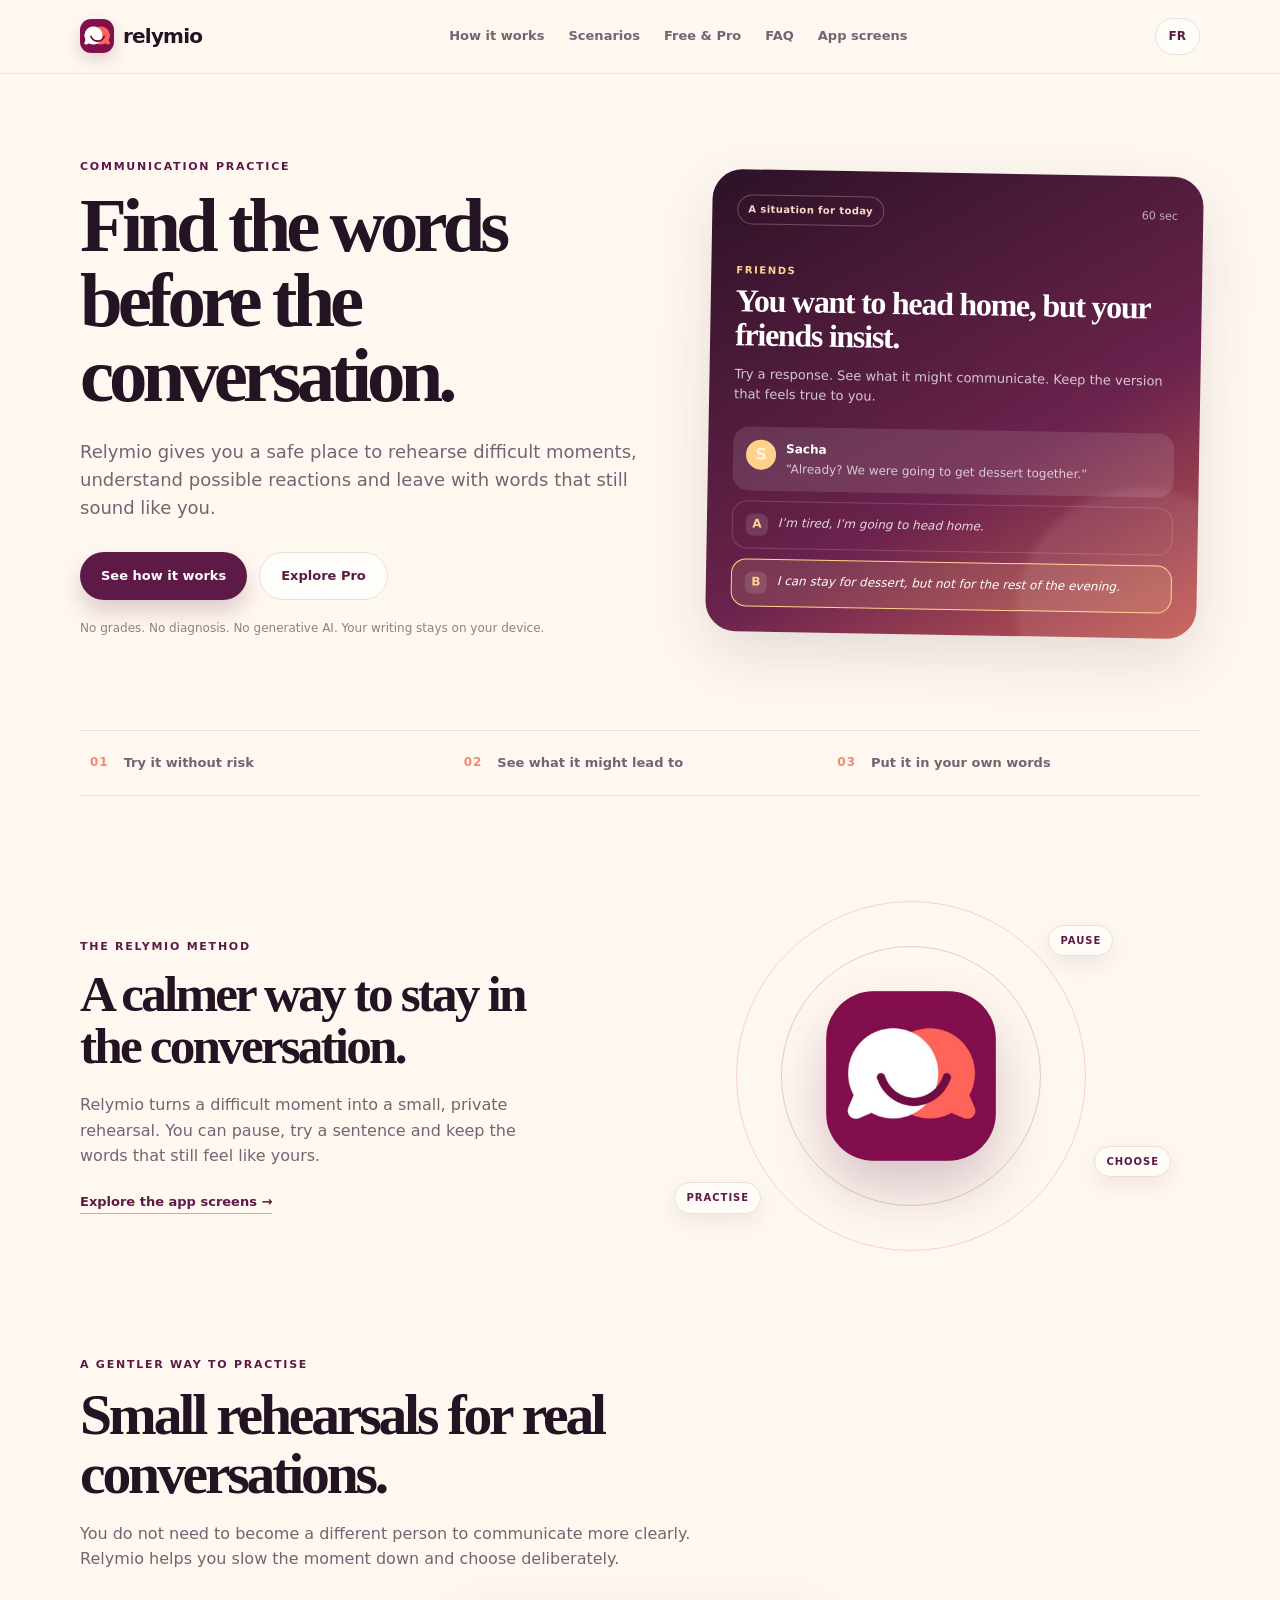
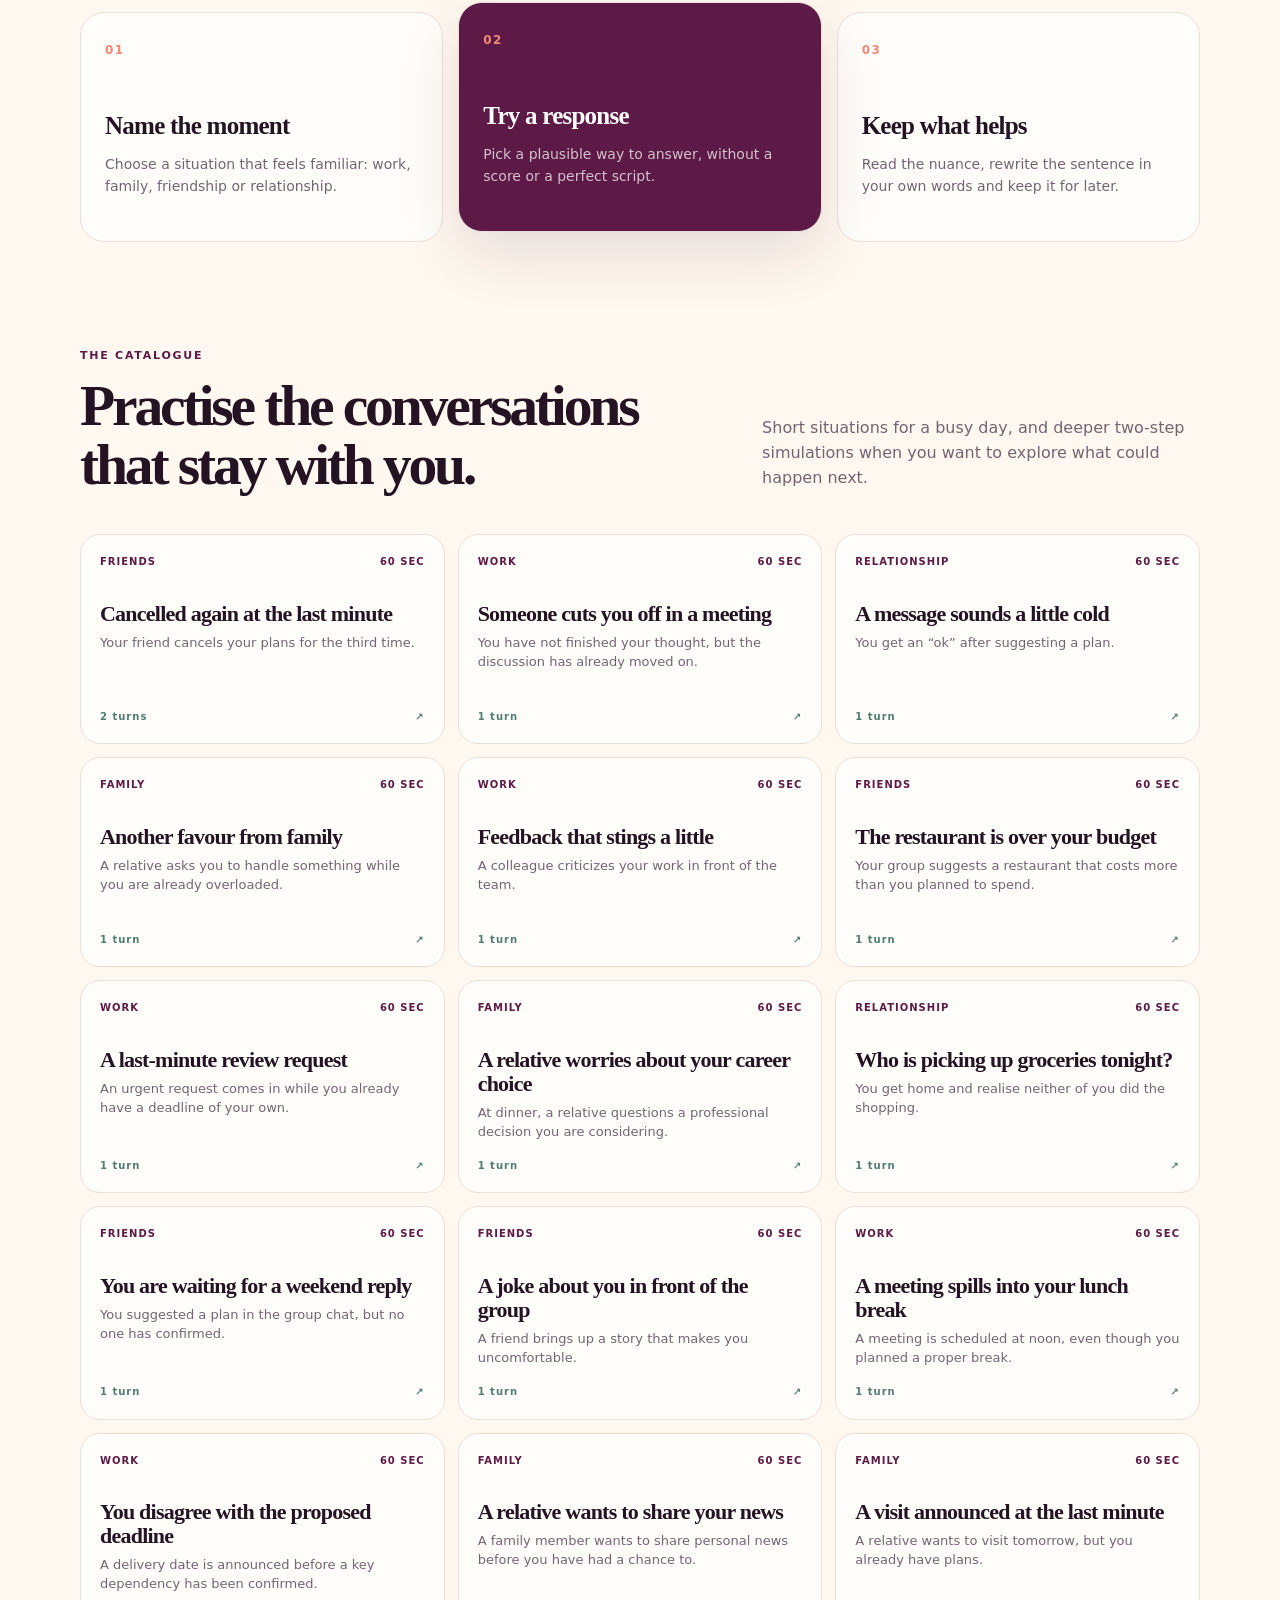
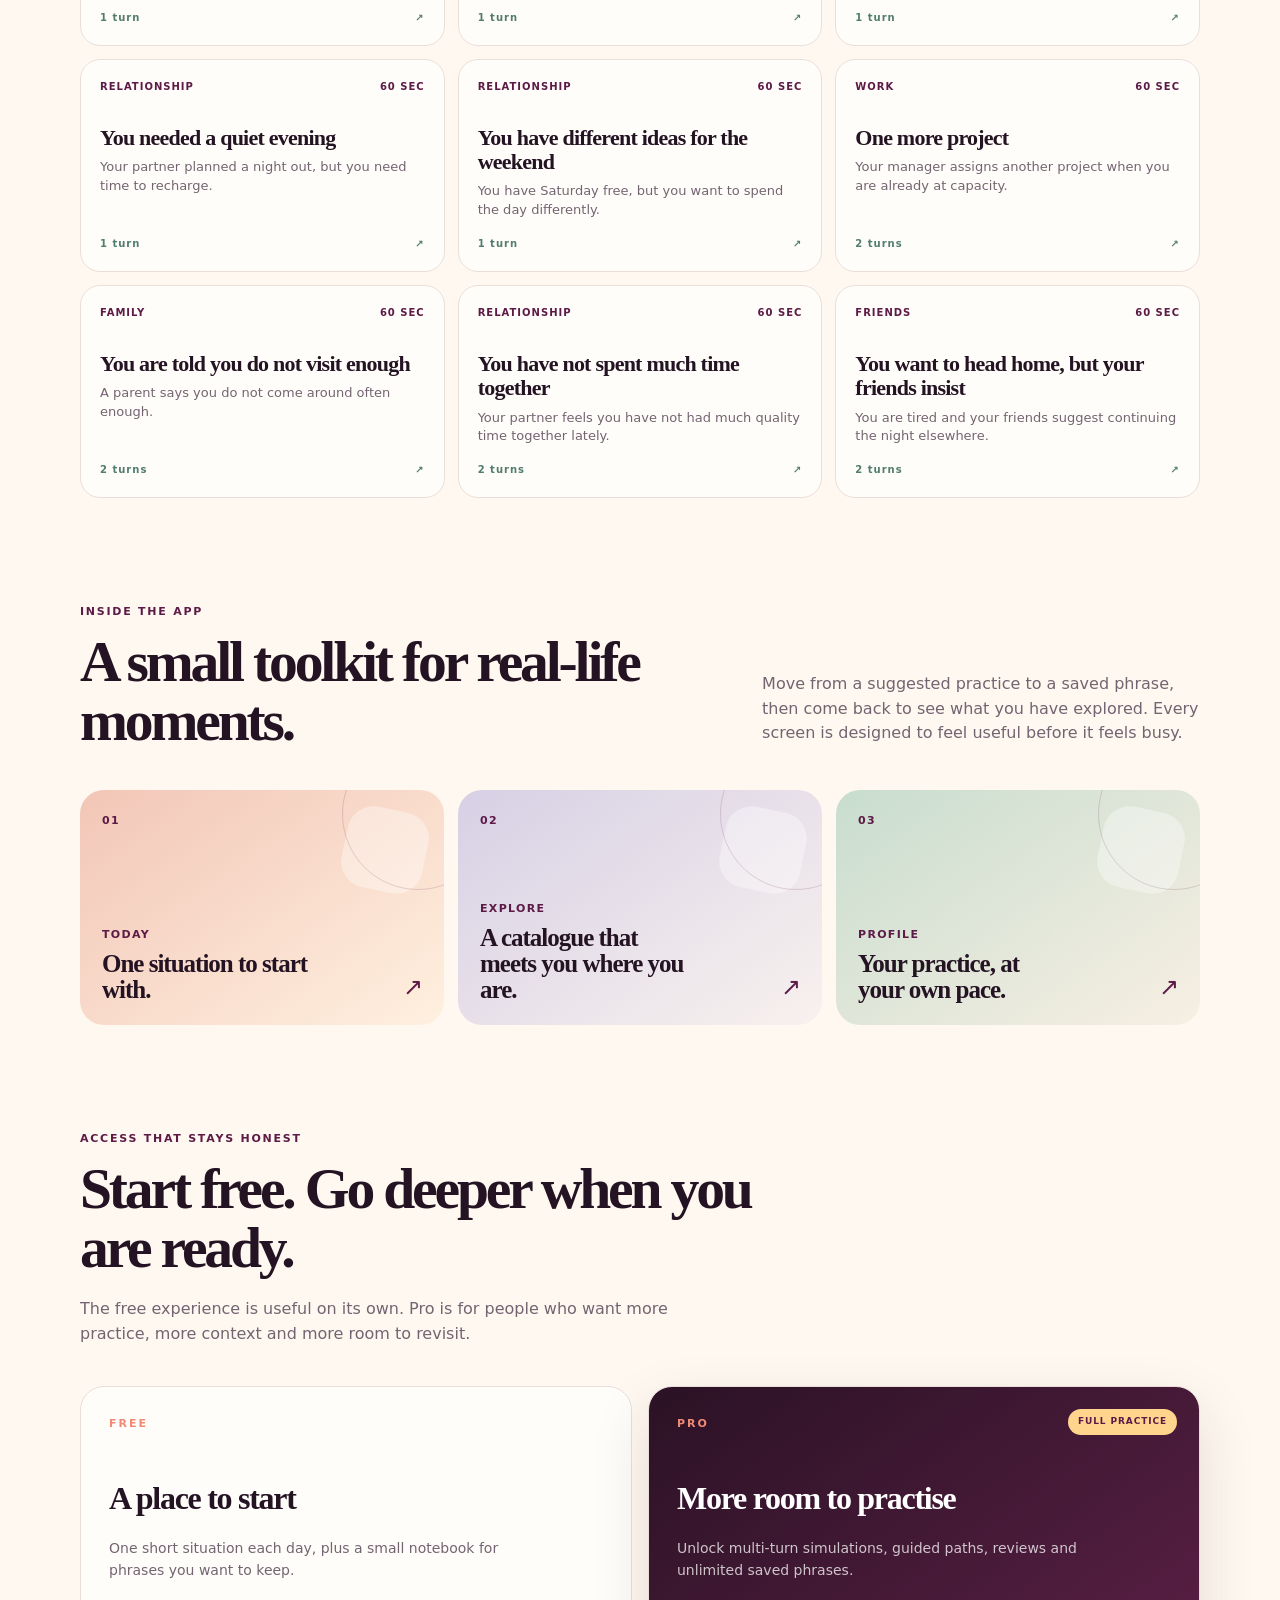
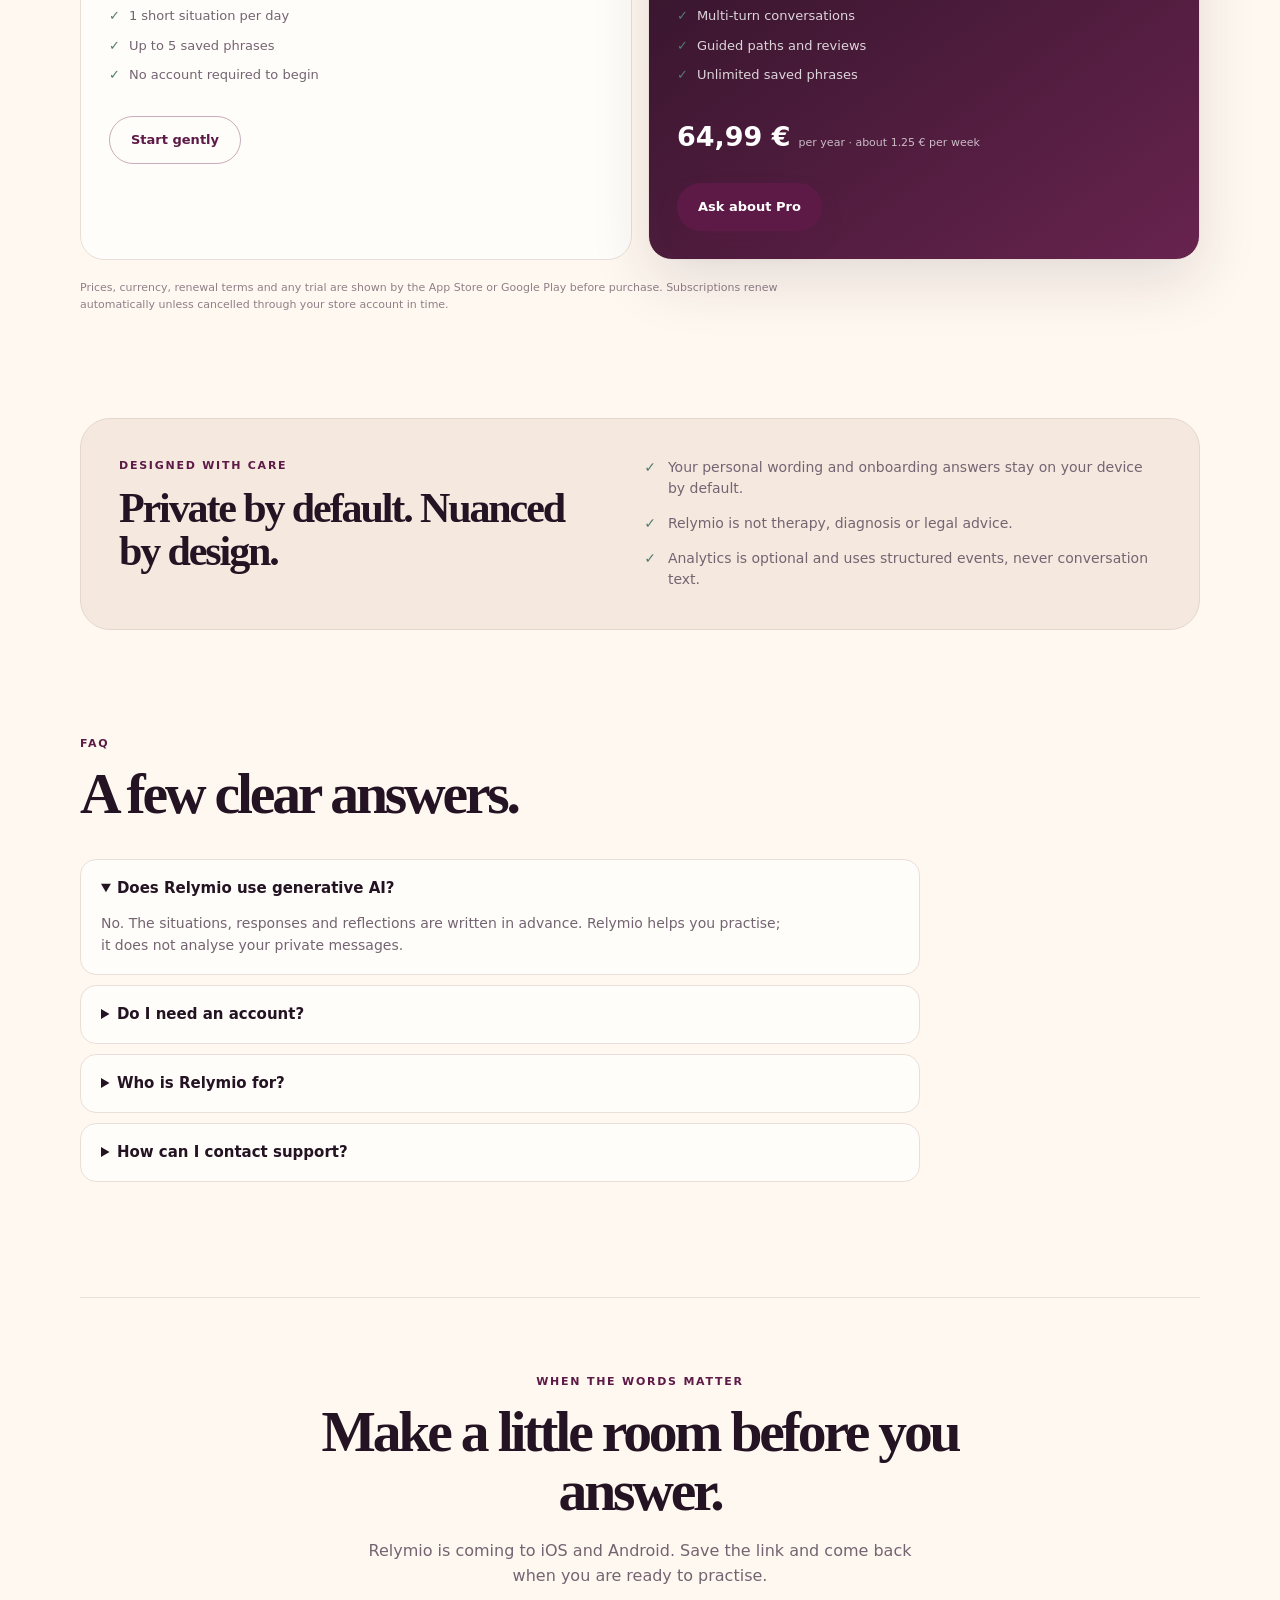
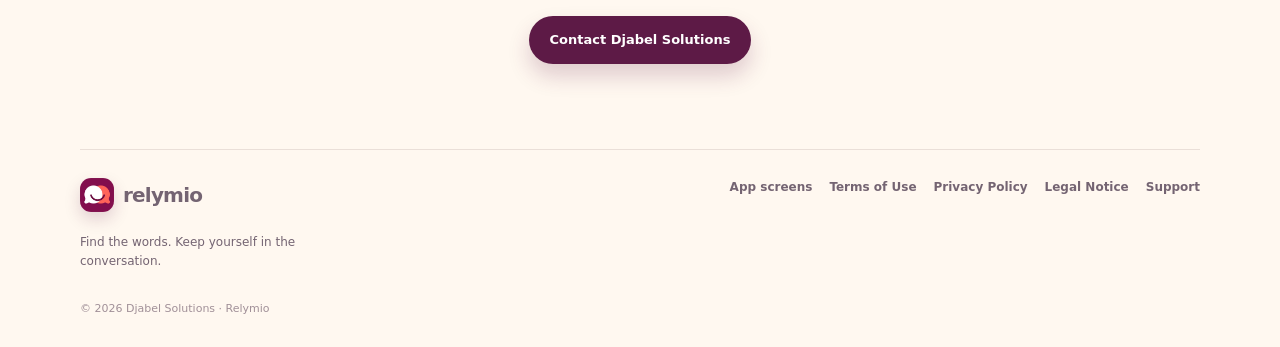
<file: index.html>
<!doctype html>
<html lang="en">
  <head>
    <meta charset="utf-8" />
    <meta name="viewport" content="width=device-width, initial-scale=1" />
    <meta name="theme-color" content="#241323" />
    <meta name="description" content="Relymio helps you practise difficult conversations, find your words and set boundaries." />
    <link rel="icon" type="image/png" href="./assets/relymio-logo.png" />
    <title>Relymio — Find the words</title>
    <link rel="stylesheet" href="./styles.css" />
    <link rel="stylesheet" href="./enhancements.css" />
  </head>
  <body data-site-page="home">
    <header class="site-header">
      <a class="brand" href="#top" aria-label="Relymio home"><img class="brand-logo" src="./assets/relymio-logo.png" alt="" /><span>relymio</span></a>
      <nav class="nav-links" aria-label="Primary navigation">
        <a href="#how" data-i18n="nav.how">How it works</a>
        <a href="#scenarios" data-i18n="nav.scenarios">Scenarios</a>
        <a href="#plans" data-i18n="nav.plans">Free & Pro</a>
        <a href="#faq" data-i18n="nav.faq">FAQ</a>
        <a href="./screens.html" data-i18n="nav.screens">App screens</a>
      </nav>
      <button class="language-toggle" type="button" data-language-toggle aria-label="Switch language">FR</button>
    </header>

    <main id="top">
      <section class="hero section-shell">
        <div class="hero-copy">
          <p class="eyebrow" data-i18n="hero.eyebrow">COMMUNICATION PRACTICE</p>
          <h1 data-i18n="hero.title">Find the words before the conversation.</h1>
          <p class="hero-lede" data-i18n="hero.lede">Relymio gives you a safe place to rehearse difficult moments, understand possible reactions and leave with words that still sound like you.</p>
          <div class="hero-actions">
            <a class="button button-primary" href="#how" data-i18n="hero.primary">See how it works</a>
            <a class="button button-quiet" href="#plans" data-i18n="hero.secondary">Explore Pro</a>
          </div>
          <p class="micro-note" data-i18n="hero.note">No grades. No diagnosis. No generative AI. Your writing stays on your device.</p>
        </div>
        <div class="hero-card" aria-label="A Relymio practice preview">
          <div class="hero-card-top"><span class="pill" data-i18n="hero.card.pill">A situation for today</span><span class="card-time">60 sec</span></div>
          <p class="card-context" data-i18n="hero.card.context">FRIENDS</p>
          <h2 data-i18n="hero.card.title">You want to head home, but your friends insist.</h2>
          <p data-i18n="hero.card.body">Try a response. See what it might communicate. Keep the version that feels true to you.</p>
          <div class="practice-line"><span class="avatar">S</span><div><strong>Sacha</strong><span data-i18n="hero.card.quote">“Already? We were going to get dessert together.”</span></div></div>
          <div class="fake-option"><span>A</span><em data-i18n="hero.card.option">I’m tired, I’m going to head home.</em></div>
          <div class="fake-option selected"><span>B</span><em data-i18n="hero.card.option2">I can stay for dessert, but not for the rest of the evening.</em></div>
          <div class="card-shine" aria-hidden="true"></div>
        </div>
      </section>

      <section class="proof-strip section-shell" aria-label="Relymio principles">
        <div><strong>01</strong><span data-i18n="principles.one">Try it without risk</span></div>
        <div><strong>02</strong><span data-i18n="principles.two">See what it might lead to</span></div>
        <div><strong>03</strong><span data-i18n="principles.three">Put it in your own words</span></div>
      </section>

      <section class="section-shell brand-intro-section">
        <div class="brand-intro-copy"><p class="eyebrow" data-i18n="brand.eyebrow">THE RELYMIO METHOD</p><h2 data-i18n="brand.title">A calmer way to stay in the conversation.</h2><p data-i18n="brand.body">Relymio turns a difficult moment into a small, private rehearsal. You can pause, try a sentence and keep the words that still feel like yours.</p><a class="text-link" href="./screens.html" data-i18n="brand.link">Explore the app screens →</a></div>
        <div class="brand-orbit" aria-label="Relymio logo and product principles"><div class="orbit-ring orbit-ring-one"></div><div class="orbit-ring orbit-ring-two"></div><img src="./assets/relymio-logo.png" alt="Relymio" /><span class="orbit-label orbit-label-one" data-i18n="brand.orbit.one">pause</span><span class="orbit-label orbit-label-two" data-i18n="brand.orbit.two">practise</span><span class="orbit-label orbit-label-three" data-i18n="brand.orbit.three">choose</span></div>
      </section>

      <section class="section-shell section-block" id="how">
        <div class="section-intro"><p class="eyebrow" data-i18n="how.eyebrow">A GENTLER WAY TO PRACTISE</p><h2 data-i18n="how.title">Small rehearsals for real conversations.</h2><p data-i18n="how.lede">You do not need to become a different person to communicate more clearly. Relymio helps you slow the moment down and choose deliberately.</p></div>
        <div class="steps-grid">
          <article class="step-card"><span class="step-number">01</span><h3 data-i18n="how.step1.title">Name the moment</h3><p data-i18n="how.step1.body">Choose a situation that feels familiar: work, family, friendship or relationship.</p></article>
          <article class="step-card featured-step"><span class="step-number">02</span><h3 data-i18n="how.step2.title">Try a response</h3><p data-i18n="how.step2.body">Pick a plausible way to answer, without a score or a perfect script.</p></article>
          <article class="step-card"><span class="step-number">03</span><h3 data-i18n="how.step3.title">Keep what helps</h3><p data-i18n="how.step3.body">Read the nuance, rewrite the sentence in your own words and keep it for later.</p></article>
        </div>
      </section>

      <section class="section-shell section-block scenario-section" id="scenarios">
        <div class="section-intro split-intro"><div><p class="eyebrow" data-i18n="scenarios.eyebrow">THE CATALOGUE</p><h2 data-i18n="scenarios.title">Practise the conversations that stay with you.</h2></div><p data-i18n="scenarios.lede">Short situations for a busy day, and deeper two-step simulations when you want to explore what could happen next.</p></div>
        <div class="scenario-grid" data-scenario-grid></div>
      </section>

      <section class="section-shell section-block app-preview-section">
        <div class="section-intro split-intro"><div><p class="eyebrow" data-i18n="preview.eyebrow">INSIDE THE APP</p><h2 data-i18n="preview.title">A small toolkit for real-life moments.</h2></div><p data-i18n="preview.lede">Move from a suggested practice to a saved phrase, then come back to see what you have explored. Every screen is designed to feel useful before it feels busy.</p></div>
        <div class="app-preview-grid"><a class="app-preview-card preview-home" href="./screens.html"><span class="preview-number">01</span><span class="preview-label" data-i18n="preview.home.label">Today</span><strong data-i18n="preview.home.body">One situation to start with.</strong><span class="preview-arrow">↗</span></a><a class="app-preview-card preview-explore" href="./screens.html"><span class="preview-number">02</span><span class="preview-label" data-i18n="preview.explore.label">Explore</span><strong data-i18n="preview.explore.body">A catalogue that meets you where you are.</strong><span class="preview-arrow">↗</span></a><a class="app-preview-card preview-profile" href="./screens.html"><span class="preview-number">03</span><span class="preview-label" data-i18n="preview.profile.label">Profile</span><strong data-i18n="preview.profile.body">Your practice, at your own pace.</strong><span class="preview-arrow">↗</span></a></div>
      </section>

      <section class="section-shell section-block plans-section" id="plans">
        <div class="section-intro"><p class="eyebrow" data-i18n="plans.eyebrow">ACCESS THAT STAYS HONEST</p><h2 data-i18n="plans.title">Start free. Go deeper when you are ready.</h2><p data-i18n="plans.lede">The free experience is useful on its own. Pro is for people who want more practice, more context and more room to revisit.</p></div>
        <div class="plans-grid">
          <article class="plan-card"><p class="plan-kicker">FREE</p><h3 data-i18n="plans.free.title">A place to start</h3><p data-i18n="plans.free.body">One short situation each day, plus a small notebook for phrases you want to keep.</p><ul><li data-i18n="plans.free.item1">1 short situation per day</li><li data-i18n="plans.free.item2">Up to 5 saved phrases</li><li data-i18n="plans.free.item3">No account required to begin</li></ul><a class="button button-outline" href="#how" data-i18n="plans.free.cta">Start gently</a></article>
          <article class="plan-card pro-card"><span class="plan-badge" data-i18n="plans.pro.badge">FULL PRACTICE</span><p class="plan-kicker">PRO</p><h3 data-i18n="plans.pro.title">More room to practise</h3><p data-i18n="plans.pro.body">Unlock multi-turn simulations, guided paths, reviews and unlimited saved phrases.</p><ul><li data-i18n="plans.pro.item1">Multi-turn conversations</li><li data-i18n="plans.pro.item2">Guided paths and reviews</li><li data-i18n="plans.pro.item3">Unlimited saved phrases</li></ul><div class="plan-price"><strong>64,99 €</strong><span data-i18n="plans.pro.price">per year · about 1.25 € per week</span></div><a class="button button-primary" href="mailto:support@djabelsolutions.fr" data-i18n="plans.pro.cta">Ask about Pro</a></article>
        </div>
        <p class="legal-price-note" data-i18n="plans.legal">Prices, currency, renewal terms and any trial are shown by the App Store or Google Play before purchase. Subscriptions renew automatically unless cancelled through your store account in time.</p>
      </section>

      <section class="section-shell section-block safety-section">
        <div class="safety-card"><div><p class="eyebrow" data-i18n="safety.eyebrow">DESIGNED WITH CARE</p><h2 data-i18n="safety.title">Private by default. Nuanced by design.</h2></div><div class="safety-points"><p><span>✓</span><span data-i18n="safety.one">Your personal wording and onboarding answers stay on your device by default.</span></p><p><span>✓</span><span data-i18n="safety.two">Relymio is not therapy, diagnosis or legal advice.</span></p><p><span>✓</span><span data-i18n="safety.three">Analytics is optional and uses structured events, never conversation text.</span></p></div></div>
      </section>

      <section class="section-shell section-block faq-section" id="faq">
        <div class="section-intro"><p class="eyebrow">FAQ</p><h2 data-i18n="faq.title">A few clear answers.</h2></div>
        <div class="faq-grid"><details open><summary data-i18n="faq.q1">Does Relymio use generative AI?</summary><p data-i18n="faq.a1">No. The situations, responses and reflections are written in advance. Relymio helps you practise; it does not analyse your private messages.</p></details><details><summary data-i18n="faq.q2">Do I need an account?</summary><p data-i18n="faq.a2">No. You can start as a guest. An account may be added later for services that require it, but your local notebook remains local unless the product says otherwise.</p></details><details><summary data-i18n="faq.q3">Who is Relymio for?</summary><p data-i18n="faq.a3">Relymio is designed for adults who want to practise boundaries, clarity, assertiveness or staying grounded in difficult conversations.</p></details><details><summary data-i18n="faq.q4">How can I contact support?</summary><p><a href="mailto:support@djabelsolutions.fr">support@djabelsolutions.fr</a></p></details></div>
      </section>

      <section class="closing-cta section-shell"><p class="eyebrow" data-i18n="closing.eyebrow">WHEN THE WORDS MATTER</p><h2 data-i18n="closing.title">Make a little room before you answer.</h2><p data-i18n="closing.body">Relymio is coming to iOS and Android. Save the link and come back when you are ready to practise.</p><a class="button button-primary" href="mailto:support@djabelsolutions.fr" data-i18n="closing.cta">Contact Djabel Solutions</a></section>
    </main>

    <footer class="site-footer section-shell"><div class="footer-brand"><a class="brand" href="#top"><img class="brand-logo" src="./assets/relymio-logo.png" alt="" /><span>relymio</span></a><p data-i18n="footer.tagline">Find the words. Keep yourself in the conversation.</p></div><div class="footer-links"><a href="./screens.html" data-i18n="nav.screens">App screens</a><a href="./legal.html?doc=terms" data-i18n="footer.terms">Terms of Use</a><a href="./legal.html?doc=privacy" data-i18n="footer.privacy">Privacy Policy</a><a href="./legal.html?doc=notice" data-i18n="footer.notice">Legal Notice</a><a href="mailto:support@djabelsolutions.fr" data-i18n="footer.support">Support</a></div><p class="copyright">© 2026 Djabel Solutions · Relymio</p></footer>
    <script src="./site.js" defer></script>
  </body>
</html>
</file>
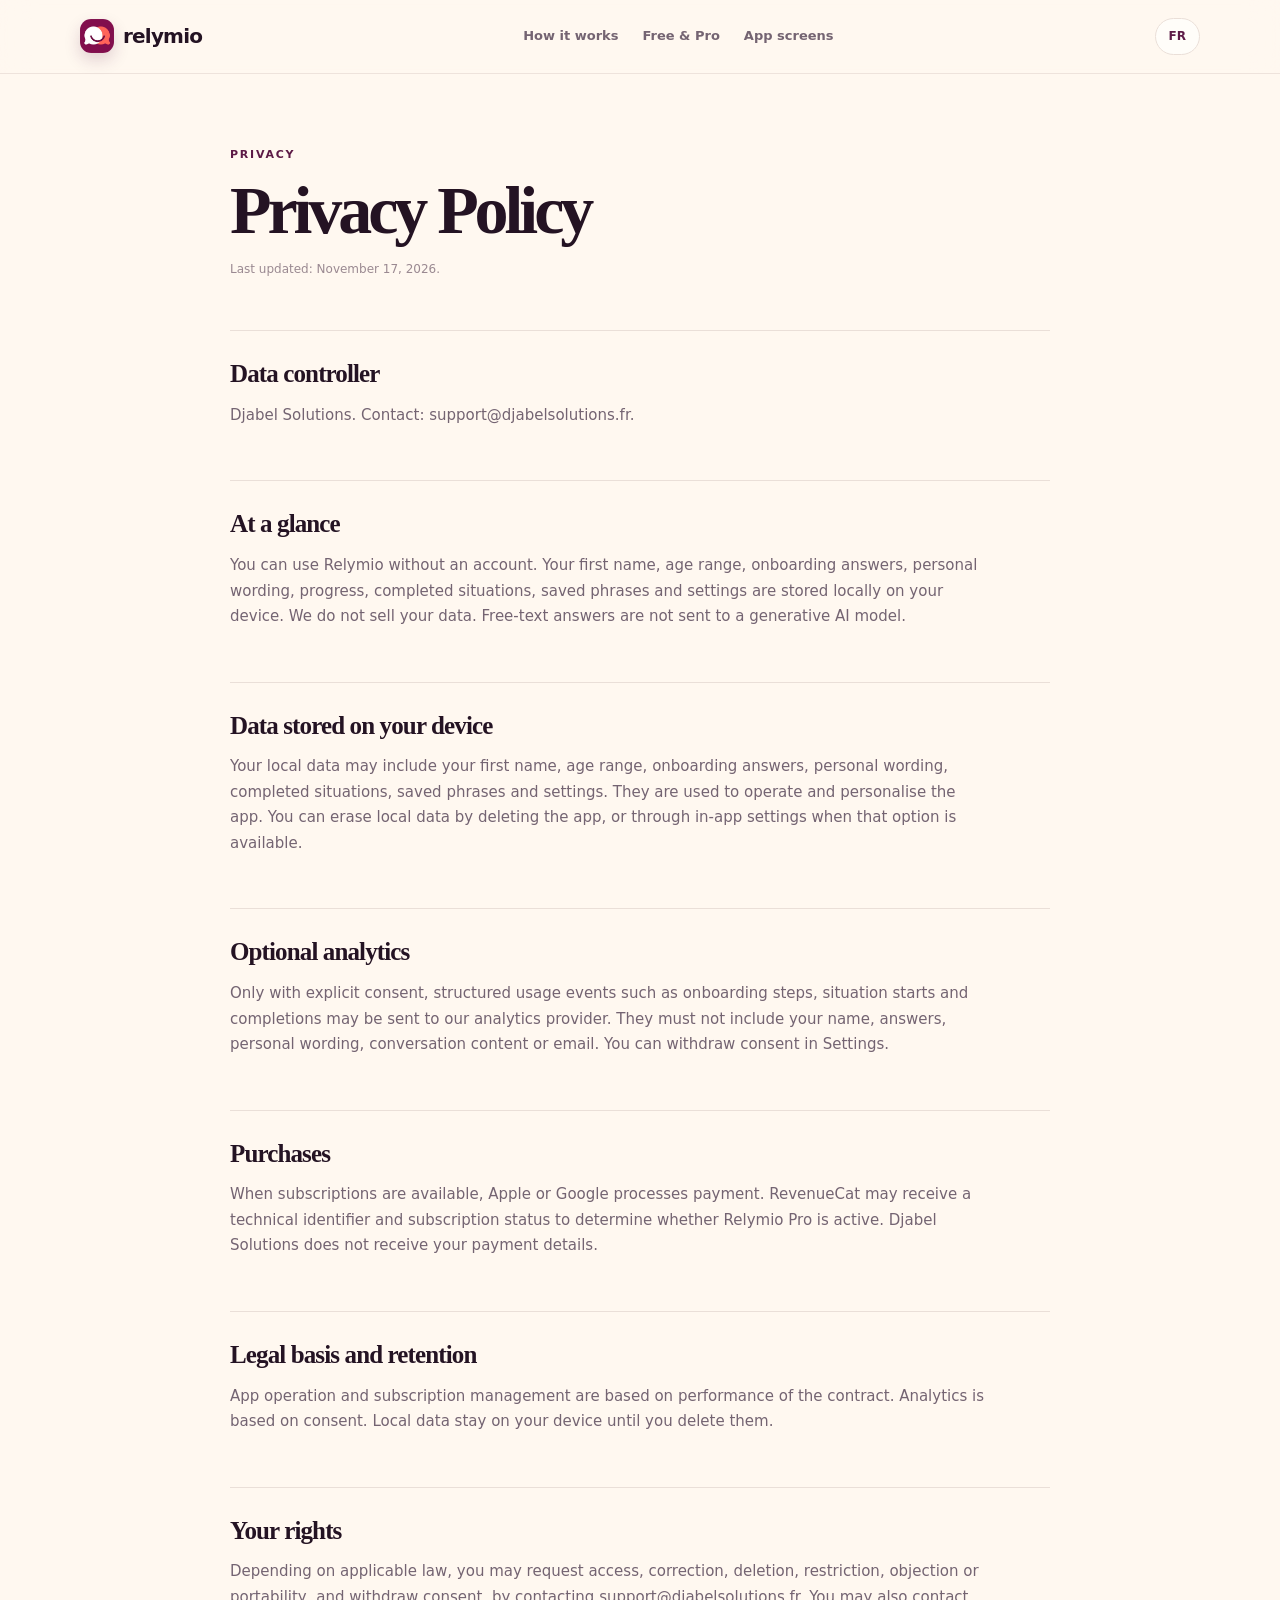
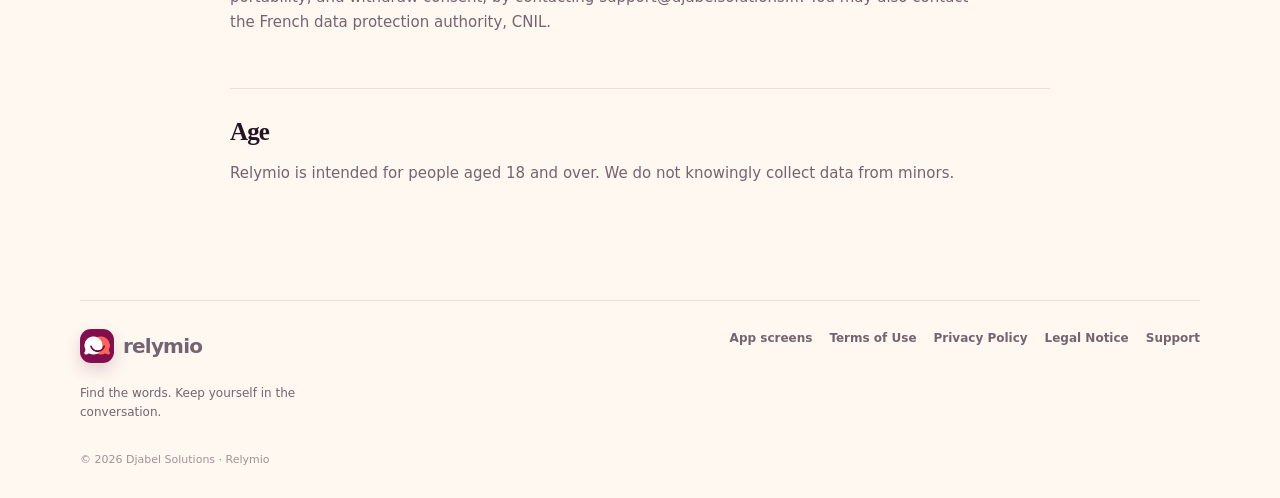
<file: legal.html>
<!doctype html>
<html lang="en"><head><meta charset="utf-8"><meta name="viewport" content="width=device-width,initial-scale=1"><meta name="theme-color" content="#241323"><link rel="icon" type="image/png" href="./assets/relymio-logo.png"><title>Relymio — Legal</title><link rel="stylesheet" href="./styles.css"><style>.legal-page{max-width:820px;padding-top:72px;padding-bottom:90px}.legal-page h1{margin:0;font-family:Georgia,serif;font-size:clamp(42px,6vw,68px);line-height:1;letter-spacing:-.06em}.legal-updated{margin:16px 0 52px;color:#9a8991;font-size:12px}.legal-body{display:grid;gap:28px}.legal-body section{padding:24px 0;border-top:1px solid var(--line)}.legal-body h2{margin:0 0 9px;font-family:Georgia,serif;font-size:25px;letter-spacing:-.035em}.legal-body p{max-width:760px;margin:0;color:var(--muted);font-size:15px;line-height:1.7}.legal-logo{width:34px;height:34px;border-radius:11px;object-fit:cover;box-shadow:0 7px 16px rgba(93,26,70,.18)}</style></head>
<body data-site-page="legal">
  <header class="site-header"><a class="brand" href="./index.html"><img class="legal-logo" src="./assets/relymio-logo.png" alt=""><span>relymio</span></a><nav class="nav-links"><a href="./index.html#how" data-i18n="nav.how">How it works</a><a href="./index.html#plans" data-i18n="nav.plans">Free & Pro</a><a href="./screens.html" data-i18n="nav.screens">App screens</a></nav><button class="language-toggle" type="button" data-language-toggle>FR</button></header>
  <main class="section-shell legal-page"><p class="eyebrow" data-legal-label>LEGAL</p><h1 data-legal-title>Privacy Policy</h1><p class="legal-updated" data-legal-updated>Last updated: November 17, 2026.</p><div class="legal-body" data-legal-body></div></main>
  <footer class="site-footer section-shell"><div class="footer-brand"><a class="brand" href="./index.html"><img class="legal-logo" src="./assets/relymio-logo.png" alt=""><span>relymio</span></a><p data-i18n="footer.tagline">Find the words. Keep yourself in the conversation.</p></div><div class="footer-links"><a href="./screens.html" data-i18n="nav.screens">App screens</a><a href="./legal.html?doc=terms" data-i18n="footer.terms">Terms of Use</a><a href="./legal.html?doc=privacy" data-i18n="footer.privacy">Privacy Policy</a><a href="./legal.html?doc=notice" data-i18n="footer.notice">Legal Notice</a><a href="mailto:support@djabelsolutions.fr" data-i18n="footer.support">Support</a></div><p class="copyright">© 2026 Djabel Solutions · Relymio</p></footer>
  <script src="./site.js" defer></script>
  <script>
  const LEGAL={
    en:{privacy:{label:'PRIVACY',title:'Privacy Policy',sections:[['Data controller','Djabel Solutions. Contact: support@djabelsolutions.fr.'],['At a glance','You can use Relymio without an account. Your first name, age range, onboarding answers, personal wording, progress, completed situations, saved phrases and settings are stored locally on your device. We do not sell your data. Free-text answers are not sent to a generative AI model.'],['Data stored on your device','Your local data may include your first name, age range, onboarding answers, personal wording, completed situations, saved phrases and settings. They are used to operate and personalise the app. You can erase local data by deleting the app, or through in-app settings when that option is available.'],['Optional analytics','Only with explicit consent, structured usage events such as onboarding steps, situation starts and completions may be sent to our analytics provider. They must not include your name, answers, personal wording, conversation content or email. You can withdraw consent in Settings.'],['Purchases','When subscriptions are available, Apple or Google processes payment. RevenueCat may receive a technical identifier and subscription status to determine whether Relymio Pro is active. Djabel Solutions does not receive your payment details.'],['Legal basis and retention','App operation and subscription management are based on performance of the contract. Analytics is based on consent. Local data stay on your device until you delete them.'],['Your rights','Depending on applicable law, you may request access, correction, deletion, restriction, objection or portability, and withdraw consent, by contacting support@djabelsolutions.fr. You may also contact the French data protection authority, CNIL.'],['Age','Relymio is intended for people aged 18 and over. We do not knowingly collect data from minors.']]},terms:{label:'TERMS',title:'Terms of Use',sections:[['1. Service','Relymio is a communication practice app. It provides pre-written situations, possible wording and reflections. The content is deterministic; the app does not use generative artificial intelligence. Relymio does not provide care, diagnosis, or medical, psychological or legal advice.'],['2. Eligibility and access','The app is intended for people aged 18 and over. You can use it as a guest. Free includes one short situation per day and up to five saved phrases. Pro includes multi-turn simulations, guided paths, reviews and unlimited saved phrases when offered in the store.'],['3. Subscription','The store displays the plan, price, currency, term, renewal and any trial before purchase; those store terms control. Payment is processed by Apple or Google. The subscription renews automatically unless cancelled at least 24 hours before the current period ends. Store rules and applicable law govern management, cancellation and refunds.'],['4. Return offer','A return offer may appear after the paywall is closed. It is optional and its final price is the price displayed by the store at purchase. Relymio does not simulate purchases when a real store package is not configured.'],['5. Restoring purchases','You can restore an existing subscription from the subscription screen using Restore Purchases and the same store account.'],['6. Ownership and liability','Relymio’s text, scenarios, illustrations, brand and logo are protected. Use is personal and non-commercial. The service is provided “as is” and no particular outcome in a real conversation is guaranteed.'],['7. Changes','These terms may change. The latest update date appears on this page and significant changes will be notified in the app.'],['8. Contact and governing law','Publisher: Djabel Solutions. Contact: support@djabelsolutions.fr. These terms are governed by French law without limiting mandatory consumer protections.']]},notice:{label:'LEGAL NOTICE',title:'Legal Notice',sections:[['Publisher','Djabel Solutions. Support email: support@djabelsolutions.fr.'],['Hosting','The website is published through GitHub Pages. Planned public URL: https://relymio.djabelsolutions.fr.'],['Intellectual property','Relymio content, scenarios, illustrations, brand and logo are protected. Unauthorised reproduction is prohibited.']]}}
    ,fr:{privacy:{label:'CONFIDENTIALITÉ',title:'Politique de confidentialité',sections:[['Responsable du traitement','Djabel Solutions. Contact : support@djabelsolutions.fr.'],['En bref','Tu peux utiliser Relymio sans compte. Ton prénom, ta tranche d’âge, tes réponses d’onboarding, ta phrase personnelle, ta progression, tes situations terminées, tes phrases gardées et tes réglages restent sur ton appareil. Nous ne vendons pas tes données. Les textes libres ne sont pas envoyés à un modèle d’IA générative.'],['Données sur ton appareil','Les données locales peuvent inclure ton prénom, ta tranche d’âge, tes réponses d’onboarding, ta phrase personnelle, les situations terminées, tes phrases gardées et tes réglages. Elles servent au fonctionnement et à la personnalisation de l’app. Tu peux les effacer en supprimant l’app, ou depuis les réglages quand cette option est disponible.'],['Analytics optionnelles','Avec ton accord explicite uniquement, des événements structurés comme les étapes d’onboarding, les débuts et fins de situations peuvent être envoyés à notre outil de mesure. Ils ne doivent pas contenir ton prénom, tes réponses, ta phrase personnelle, le contenu d’une conversation ou ton email. Tu peux retirer ton accord dans les Réglages.'],['Achats','Lorsque les abonnements seront disponibles, Apple ou Google traitera le paiement. RevenueCat peut recevoir un identifiant technique et l’état de l’abonnement pour déterminer si Relymio Pro est actif. Djabel Solutions ne reçoit pas tes coordonnées bancaires.'],['Base légale et conservation','Le fonctionnement de l’app et la gestion de l’abonnement reposent sur l’exécution du contrat. Les analytics reposent sur ton consentement. Les données locales restent sur ton appareil jusqu’à leur suppression.'],['Tes droits','Selon le droit applicable, tu peux demander l’accès, la rectification, l’effacement, la limitation, l’opposition ou la portabilité de tes données, et retirer ton consentement, en écrivant à support@djabelsolutions.fr. Tu peux également contacter la CNIL.'],['Âge','Relymio est destiné aux personnes de 18 ans et plus. Nous ne collectons pas sciemment les données de mineurs.']]},terms:{label:'CGU',title:'Conditions générales d’utilisation',sections:[['1. Service','Relymio est une application d’entraînement à la communication. Elle propose des situations écrites à l’avance, des formulations possibles et des débriefs. Les contenus sont déterministes ; l’app n’utilise pas d’intelligence artificielle générative. Relymio ne fournit ni soin, ni diagnostic, ni conseil médical, psychologique ou juridique.'],['2. Accès','L’application est destinée aux personnes de 18 ans et plus. Tu peux l’utiliser en invité. Free comprend une situation courte par jour et jusqu’à cinq phrases gardées. Pro comprend les simulations multi-tours, les parcours guidés, les révisions et les phrases gardées sans limite lorsqu’il est proposé dans le store.'],['3. Abonnement','Le store affiche la formule, le prix, la devise, la durée, le renouvellement et l’éventuel essai avant l’achat ; ces informations font foi. Le paiement est traité par Apple ou Google. L’abonnement se renouvelle automatiquement sauf résiliation au moins 24 heures avant la fin de la période en cours. La gestion, la résiliation et les remboursements suivent les règles du store et du droit applicable.'],['4. Offre de retour','Une offre de retour peut apparaître après la fermeture du paywall. Elle est facultative et son prix définitif est celui affiché par le store au moment de l’achat. Relymio ne simule aucun achat lorsqu’aucun vrai package store n’est configuré.'],['5. Restauration','Tu peux restaurer un abonnement existant depuis l’écran d’abonnement avec « Restaurer mes achats » et le même compte store.'],['6. Propriété et responsabilité','Les textes, scénarios, illustrations, marque et logo Relymio sont protégés. L’usage est personnel et non commercial. Le service est fourni « en l’état » ; aucun résultat particulier dans une conversation réelle n’est garanti.'],['7. Modifications','Ces conditions peuvent évoluer. La date de mise à jour figure sur cette page et les changements importants seront signalés dans l’app.'],['8. Contact et droit applicable','Éditeur : Djabel Solutions. Contact : support@djabelsolutions.fr. Ces conditions sont régies par le droit français, sans limiter les protections impératives du consommateur.']]},notice:{label:'MENTIONS LÉGALES',title:'Mentions légales',sections:[['Éditeur','Djabel Solutions. Email de support : support@djabelsolutions.fr.'],['Hébergement','Le site est publié via GitHub Pages. URL publique prévue : https://relymio.djabelsolutions.fr.'],['Propriété intellectuelle','Les contenus, scénarios, illustrations, marque et logo Relymio sont protégés. Toute reproduction non autorisée est interdite.']]}}
  };
  const doc=new URLSearchParams(location.search).get('doc')||'privacy';
  function renderLegal(language){const item=LEGAL[language][doc]||LEGAL[language].privacy;document.querySelector('[data-legal-label]').textContent=item.label;document.querySelector('[data-legal-title]').textContent=item.title;document.querySelector('[data-legal-updated]').textContent=language==='en'?'Last updated: November 17, 2026.':'Dernière mise à jour : 17 novembre 2026.';document.querySelector('[data-legal-body]').innerHTML=item.sections.map(([heading,body])=>`<section><h2>${heading}</h2><p>${body}</p></section>`).join('')}
  window.renderLegal=renderLegal; window.addEventListener('load',()=>renderLegal(localStorage.getItem('relymio-site-language')==='fr'?'fr':'en'));
  </script>
</body></html>
</file>
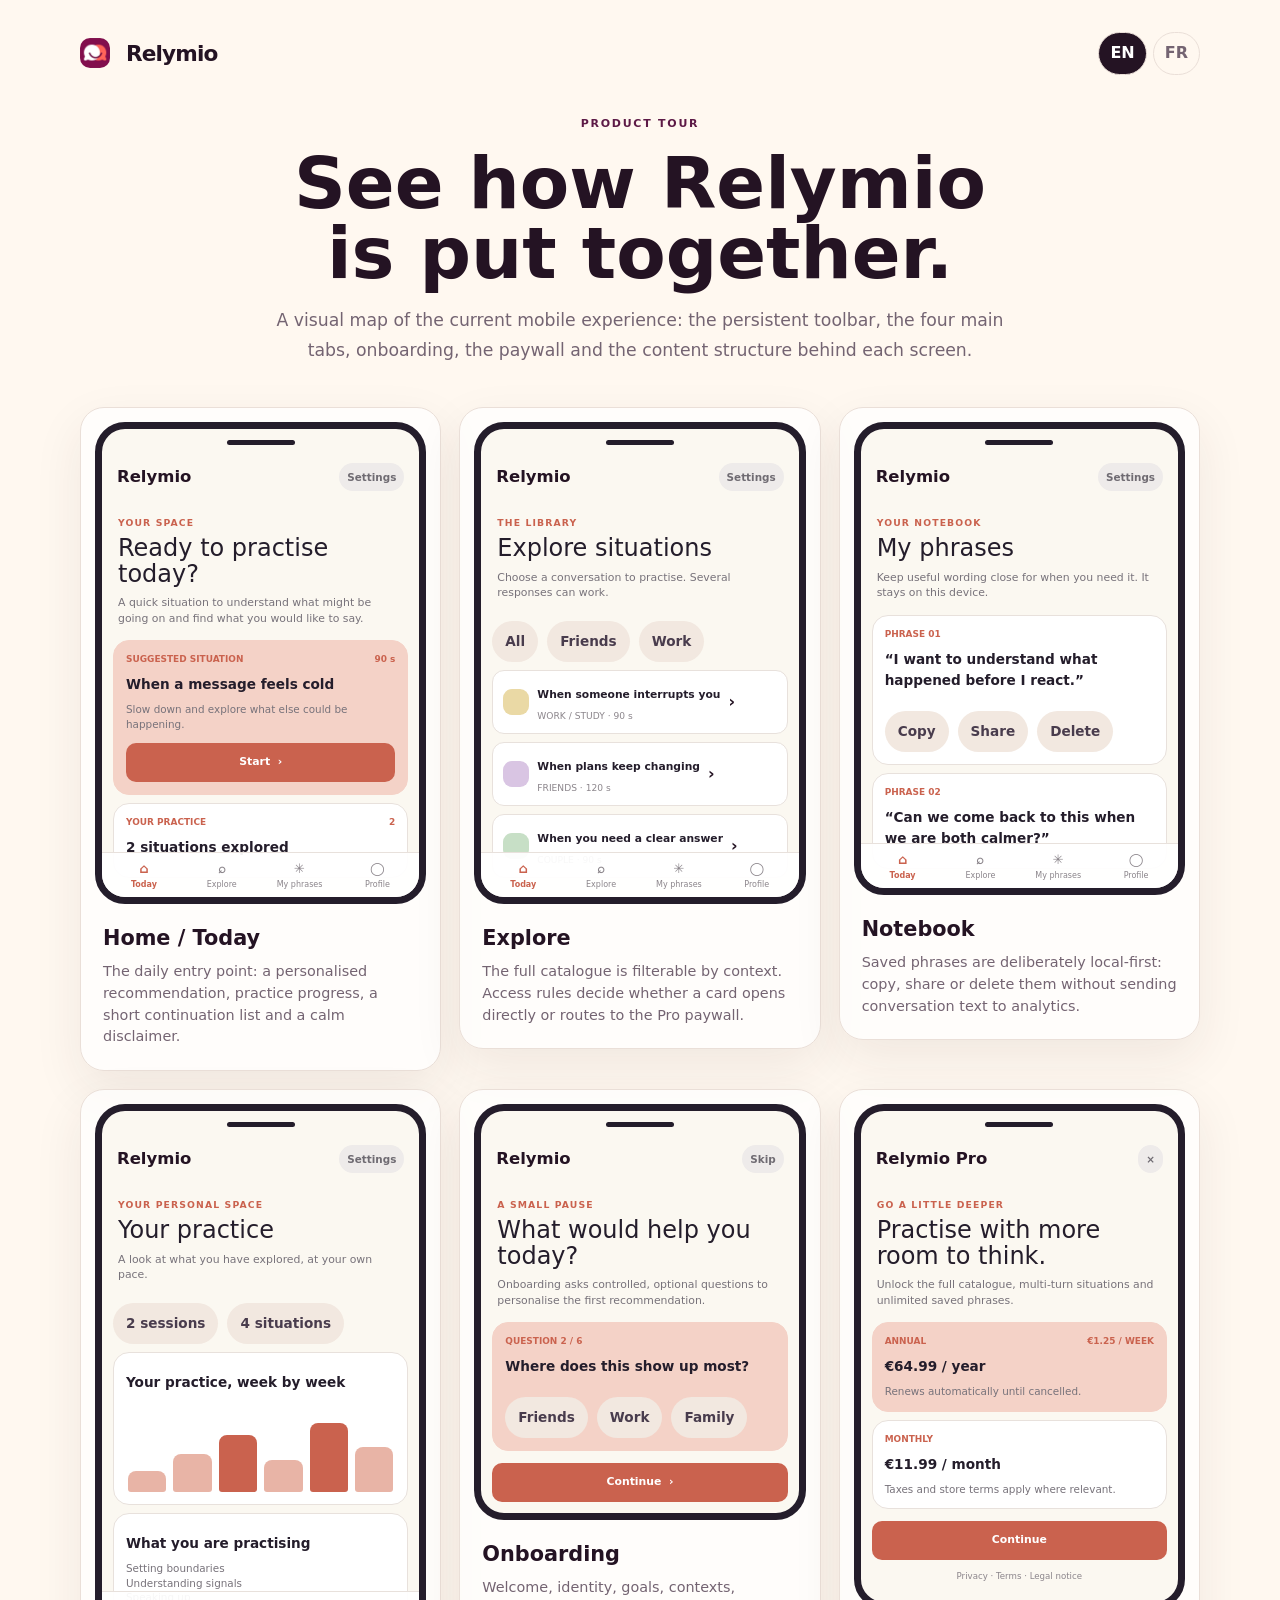
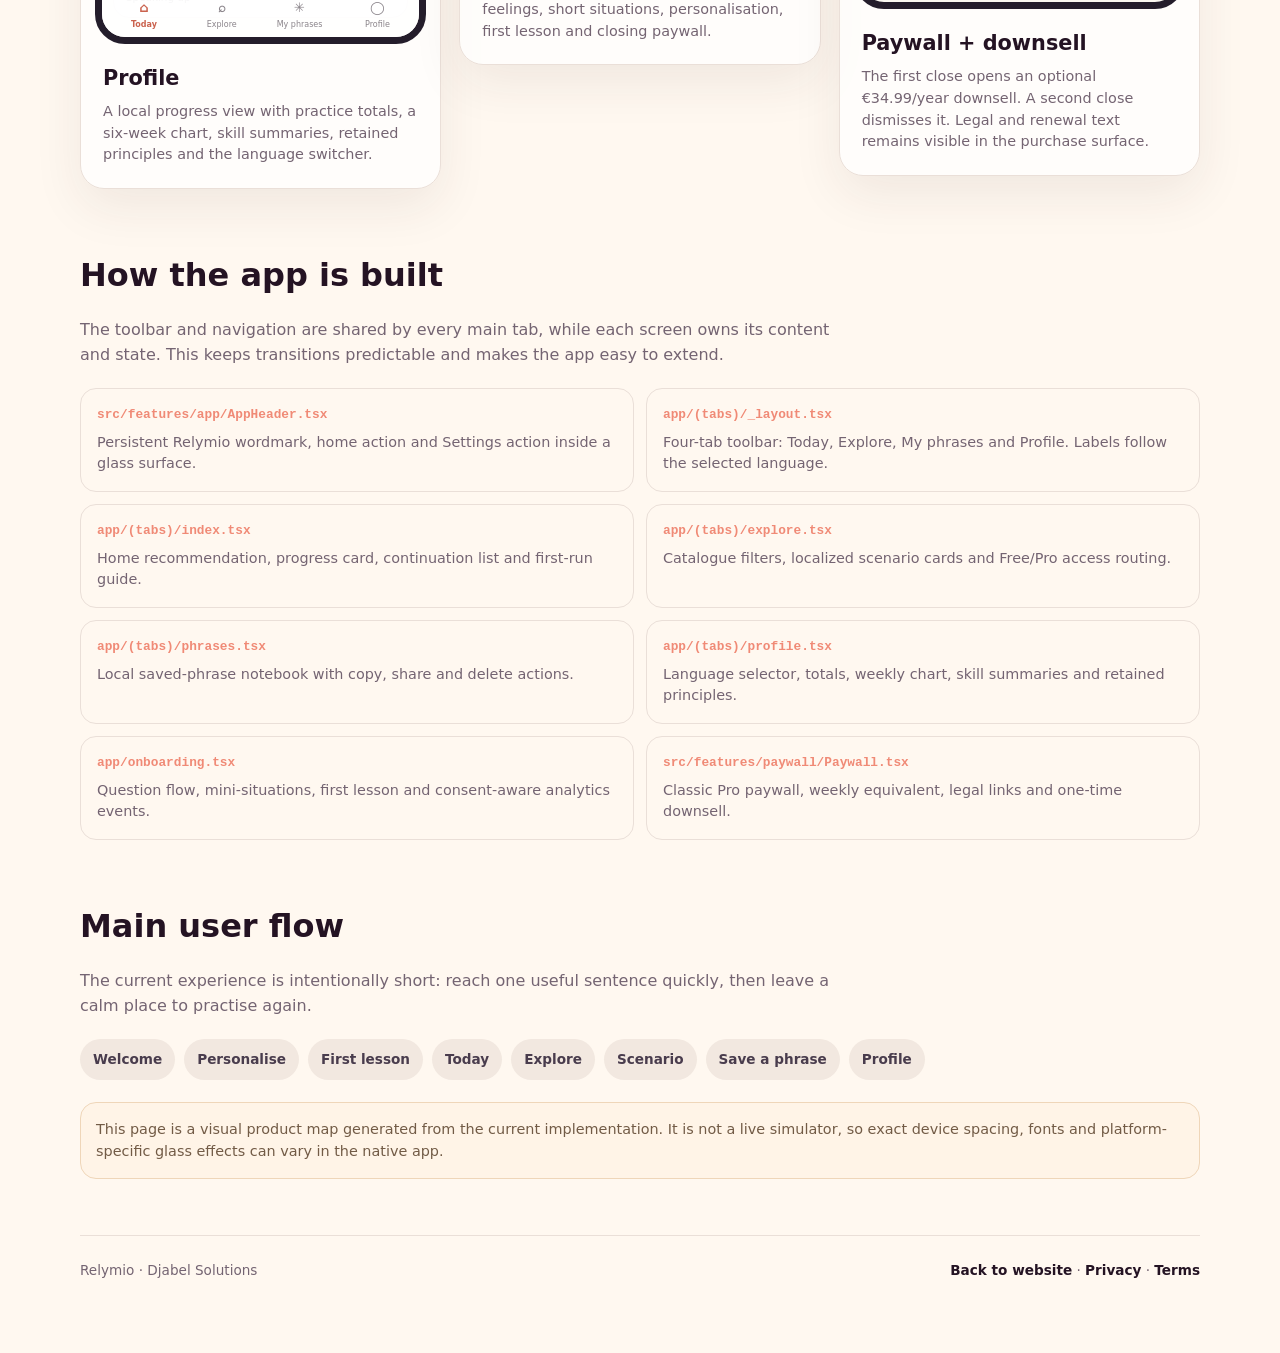
<file: screens.html>
<!doctype html>
<html lang="en">
<head>
  <meta charset="utf-8">
  <meta name="viewport" content="width=device-width, initial-scale=1">
  <meta name="description" content="Relymio app screen map: home, explore, notebook, profile, onboarding and paywall.">
  <link rel="icon" type="image/png" href="./assets/relymio-logo.png">
  <title>Relymio — App screens</title>
  <link rel="stylesheet" href="styles.css">
  <style>
    .screen-page{max-width:1160px;margin:0 auto;padding:32px 20px 72px}.screen-intro{max-width:760px;margin:40px auto 42px;text-align:center}.screen-intro h1{font-size:clamp(2.2rem,6vw,4.5rem);line-height:.98;margin:16px 0}.screen-intro p{font-size:1.08rem;color:var(--muted);line-height:1.7}.screen-nav{display:flex;justify-content:space-between;align-items:center;gap:16px}.screen-nav a{color:var(--ink);text-decoration:none;font-weight:800}.screen-nav .brand{font-family:var(--display);font-size:1.35rem}.lang-switch{display:flex;gap:6px}.lang-switch button{border:1px solid var(--line);background:var(--surface);color:var(--muted);border-radius:999px;padding:8px 11px;font-weight:800;cursor:pointer}.lang-switch button.active{background:var(--ink);color:white}.screen-grid{display:grid;grid-template-columns:repeat(3,minmax(0,1fr));gap:18px;align-items:start}.screen-card{background:rgba(255,255,255,.72);border:1px solid var(--line);border-radius:24px;padding:14px;box-shadow:0 18px 50px rgba(67,40,39,.08)}.screen-card h2{font-family:var(--display);font-size:1.3rem;margin:18px 8px 7px}.screen-card p{color:var(--muted);font-size:.9rem;line-height:1.5;margin:0 8px 8px}.phone{background:#fbf8f1;border:7px solid #241d2b;border-radius:30px;min-height:390px;padding:11px;position:relative;overflow:hidden}.phone:before{content:"";display:block;width:68px;height:5px;border-radius:8px;background:#241d2b;margin:0 auto 12px}.phone-header{display:flex;justify-content:space-between;align-items:center;padding:6px 4px 12px;font-weight:900}.phone-brand{font-family:var(--display);font-size:1.03rem}.phone-settings{font-size:.65rem;color:#6f6b72;background:#eeebea;padding:6px 8px;border-radius:20px}.phone-eyebrow{font-size:.58rem;letter-spacing:.12em;font-weight:900;color:#ca624e;margin:13px 5px 6px}.phone-title{font-family:var(--display);font-size:1.5rem;line-height:1.05;margin:0 5px 8px;color:#241d2b}.phone-copy{font-size:.68rem;line-height:1.45;color:#77727a;margin:0 5px 14px}.phone-card{background:#fff;border:1px solid #e8e1dc;border-radius:16px;padding:12px;margin:8px 0}.phone-card.coral{background:#f4d2c7;border-color:#f4d2c7}.phone-card h3{font-size:.85rem;margin:7px 0;color:#241d2b}.phone-card p{font-size:.65rem;line-height:1.4;margin:0;color:#77727a}.phone-pill{font-size:.56rem;font-weight:900;color:#ca624e;display:flex;justify-content:space-between}.phone-button{display:flex;justify-content:center;align-items:center;background:#ca624e;color:white;border-radius:10px;font-weight:900;font-size:.68rem;padding:11px;margin-top:12px}.phone-row{display:flex;gap:8px;align-items:center;background:#fff;border:1px solid #e8e1dc;border-radius:12px;padding:10px;margin:8px 0}.phone-row .dot{width:26px;height:26px;border-radius:9px;background:#ead9a5}.phone-row strong{font-size:.67rem;color:#241d2b}.phone-row small{display:block;color:#8b858b;font-size:.57rem;margin-top:3px}.phone-chart{height:92px;display:flex;align-items:end;gap:7px;padding:8px 2px 0}.phone-chart i{display:block;flex:1;background:#e8b4a6;border-radius:8px 8px 3px 3px}.phone-chart i:nth-child(2){height:45%}.phone-chart i:nth-child(1){height:25%}.phone-chart i:nth-child(3){height:68%;background:#ca624e}.phone-chart i:nth-child(4){height:38%}.phone-chart i:nth-child(5){height:82%;background:#ca624e}.phone-chart i:nth-child(6){height:54%}.phone-tabs{position:absolute;bottom:0;left:0;right:0;background:rgba(255,255,255,.94);border-top:1px solid #e8e1dc;padding:9px 4px 6px;display:grid;grid-template-columns:repeat(4,1fr);gap:2px;text-align:center}.phone-tabs span{font-size:.5rem;color:#8b858b}.phone-tabs span:first-child{color:#ca624e;font-weight:900}.phone-tabs b{display:block;font-size:.82rem;line-height:1;margin-bottom:4px;color:inherit}.screen-section{margin-top:62px}.screen-section h2{font-family:var(--display);font-size:2rem;margin:0 0 10px}.screen-section>p{color:var(--muted);line-height:1.6;max-width:760px}.build-map{display:grid;grid-template-columns:repeat(2,minmax(0,1fr));gap:12px;margin-top:20px}.build-item{background:var(--surface);border:1px solid var(--line);border-radius:16px;padding:16px}.build-item code{display:block;color:var(--coral);font-size:.8rem;font-weight:800;margin-bottom:7px;word-break:break-word}.build-item p{color:var(--muted);font-size:.9rem;line-height:1.5;margin:0}.flow{display:flex;flex-wrap:wrap;gap:9px;margin-top:20px}.flow span{background:#f2e8e0;border-radius:999px;padding:10px 13px;color:#493c4d;font-size:.85rem;font-weight:800}.note{margin-top:22px;background:#fff4e7;border:1px solid #efd6b9;border-radius:16px;padding:15px;color:#725b46;font-size:.9rem;line-height:1.55}.screen-footer{margin-top:56px;padding-top:24px;border-top:1px solid var(--line);display:flex;justify-content:space-between;gap:15px;flex-wrap:wrap;color:var(--muted);font-size:.85rem}.screen-footer a{color:var(--ink);font-weight:800}
    @media(max-width:900px){.screen-grid{grid-template-columns:repeat(2,minmax(0,1fr))}}
    @media(max-width:620px){.screen-grid,.build-map{grid-template-columns:1fr}.screen-page{padding-left:15px;padding-right:15px}.screen-intro{margin-top:32px}.screen-nav{align-items:flex-start}.screen-nav a{font-size:1rem}}
  </style>
</head>
<body>
  <main class="screen-page">
    <nav class="screen-nav" aria-label="Site navigation">
      <a class="brand" href="index.html"><img src="./assets/relymio-logo.png" alt="" style="width:30px;height:30px;border-radius:10px;object-fit:cover;vertical-align:middle;margin-right:7px">Relymio</a>
      <div class="lang-switch" aria-label="Language"><button type="button" data-screen-lang="en">EN</button><button type="button" data-screen-lang="fr">FR</button></div>
    </nav>
    <section class="screen-intro">
      <div class="eyebrow" data-screen-text="eyebrow">PRODUCT TOUR</div>
      <h1 data-screen-text="title">See how Relymio is put together.</h1>
      <p data-screen-text="intro">A visual map of the current mobile experience: the persistent toolbar, the four main tabs, onboarding, the paywall and the content structure behind each screen.</p>
    </section>

    <section class="screen-grid" aria-label="Relymio screens">
      <article class="screen-card"><div class="phone"><div class="phone-header"><span class="phone-brand">Relymio</span><span class="phone-settings">Settings</span></div><div class="phone-eyebrow">YOUR SPACE</div><div class="phone-title">Ready to practise today?</div><div class="phone-copy">A quick situation to understand what might be going on and find what you would like to say.</div><div class="phone-card coral"><div class="phone-pill"><span>SUGGESTED SITUATION</span><span>90 s</span></div><h3>When a message feels cold</h3><p>Slow down and explore what else could be happening.</p><div class="phone-button">Start&nbsp; ›</div></div><div class="phone-card"><div class="phone-pill"><span>YOUR PRACTICE</span><span>2</span></div><h3>2 situations explored</h3></div><div class="phone-tabs"><span><b>⌂</b>Today</span><span><b>⌕</b>Explore</span><span><b>✳</b>My phrases</span><span><b>◯</b>Profile</span></div></div><h2 data-screen-text="home_title">Home / Today</h2><p data-screen-text="home_copy">The daily entry point: a personalised recommendation, practice progress, a short continuation list and a calm disclaimer.</p></article>

      <article class="screen-card"><div class="phone"><div class="phone-header"><span class="phone-brand">Relymio</span><span class="phone-settings">Settings</span></div><div class="phone-eyebrow">THE LIBRARY</div><div class="phone-title">Explore situations</div><div class="phone-copy">Choose a conversation to practise. Several responses can work.</div><div class="flow"><span>All</span><span>Friends</span><span>Work</span></div><div class="phone-row"><span class="dot"></span><div><strong>When someone interrupts you</strong><small>WORK / STUDY · 90 s</small></div><b>›</b></div><div class="phone-row"><span class="dot" style="background:#d9c5e3"></span><div><strong>When plans keep changing</strong><small>FRIENDS · 120 s</small></div><b>›</b></div><div class="phone-row"><span class="dot" style="background:#c7dfc6"></span><div><strong>When you need a clear answer</strong><small>COUPLE · 90 s</small></div><b>›</b></div><div class="phone-tabs"><span><b>⌂</b>Today</span><span><b>⌕</b>Explore</span><span><b>✳</b>My phrases</span><span><b>◯</b>Profile</span></div></div><h2 data-screen-text="explore_title">Explore</h2><p data-screen-text="explore_copy">The full catalogue is filterable by context. Access rules decide whether a card opens directly or routes to the Pro paywall.</p></article>

      <article class="screen-card"><div class="phone"><div class="phone-header"><span class="phone-brand">Relymio</span><span class="phone-settings">Settings</span></div><div class="phone-eyebrow">YOUR NOTEBOOK</div><div class="phone-title">My phrases</div><div class="phone-copy">Keep useful wording close for when you need it. It stays on this device.</div><div class="phone-card"><div class="phone-pill"><span>PHRASE 01</span></div><h3>“I want to understand what happened before I react.”</h3><div class="flow"><span>Copy</span><span>Share</span><span>Delete</span></div></div><div class="phone-card"><div class="phone-pill"><span>PHRASE 02</span></div><h3>“Can we come back to this when we are both calmer?”</h3></div><div class="phone-tabs"><span><b>⌂</b>Today</span><span><b>⌕</b>Explore</span><span><b>✳</b>My phrases</span><span><b>◯</b>Profile</span></div></div><h2 data-screen-text="notebook_title">Notebook</h2><p data-screen-text="notebook_copy">Saved phrases are deliberately local-first: copy, share or delete them without sending conversation text to analytics.</p></article>

      <article class="screen-card"><div class="phone"><div class="phone-header"><span class="phone-brand">Relymio</span><span class="phone-settings">Settings</span></div><div class="phone-eyebrow">YOUR PERSONAL SPACE</div><div class="phone-title">Your practice</div><div class="phone-copy">A look at what you have explored, at your own pace.</div><div class="flow"><span>2 sessions</span><span>4 situations</span></div><div class="phone-card"><h3>Your practice, week by week</h3><div class="phone-chart"><i></i><i></i><i></i><i></i><i></i><i></i></div></div><div class="phone-card"><h3>What you are practising</h3><p>Setting boundaries</p><p>Understanding signals</p><p>Speaking up</p></div><div class="phone-tabs"><span><b>⌂</b>Today</span><span><b>⌕</b>Explore</span><span><b>✳</b>My phrases</span><span><b>◯</b>Profile</span></div></div><h2 data-screen-text="profile_title">Profile</h2><p data-screen-text="profile_copy">A local progress view with practice totals, a six-week chart, skill summaries, retained principles and the language switcher.</p></article>

      <article class="screen-card"><div class="phone"><div class="phone-header"><span class="phone-brand">Relymio</span><span class="phone-settings">Skip</span></div><div class="phone-eyebrow">A SMALL PAUSE</div><div class="phone-title">What would help you today?</div><div class="phone-copy">Onboarding asks controlled, optional questions to personalise the first recommendation.</div><div class="phone-card coral"><div class="phone-pill"><span>QUESTION 2 / 6</span></div><h3>Where does this show up most?</h3><div class="flow"><span>Friends</span><span>Work</span><span>Family</span></div></div><div class="phone-button">Continue&nbsp; ›</div></div><h2 data-screen-text="onboarding_title">Onboarding</h2><p data-screen-text="onboarding_copy">Welcome, identity, goals, contexts, feelings, short situations, personalisation, first lesson and closing paywall.</p></article>

      <article class="screen-card"><div class="phone"><div class="phone-header"><span class="phone-brand">Relymio Pro</span><span class="phone-settings">×</span></div><div class="phone-eyebrow">GO A LITTLE DEEPER</div><div class="phone-title">Practise with more room to think.</div><div class="phone-copy">Unlock the full catalogue, multi-turn situations and unlimited saved phrases.</div><div class="phone-card coral"><div class="phone-pill"><span>ANNUAL</span><span>€1.25 / WEEK</span></div><h3>€64.99 / year</h3><p>Renews automatically until cancelled.</p></div><div class="phone-card"><div class="phone-pill"><span>MONTHLY</span></div><h3>€11.99 / month</h3><p>Taxes and store terms apply where relevant.</p></div><div class="phone-button">Continue</div><p style="font-size:.54rem;text-align:center;margin-top:10px;color:#8b858b">Privacy · Terms · Legal notice</p></div><h2 data-screen-text="paywall_title">Paywall + downsell</h2><p data-screen-text="paywall_copy">The first close opens an optional €34.99/year downsell. A second close dismisses it. Legal and renewal text remains visible in the purchase surface.</p></article>
    </section>

    <section class="screen-section"><h2 data-screen-text="toolbar_title">How the app is built</h2><p data-screen-text="toolbar_copy">The toolbar and navigation are shared by every main tab, while each screen owns its content and state. This keeps transitions predictable and makes the app easy to extend.</p><div class="build-map"><div class="build-item"><code>src/features/app/AppHeader.tsx</code><p data-screen-text="map_header">Persistent Relymio wordmark, home action and Settings action inside a glass surface.</p></div><div class="build-item"><code>app/(tabs)/_layout.tsx</code><p data-screen-text="map_tabs">Four-tab toolbar: Today, Explore, My phrases and Profile. Labels follow the selected language.</p></div><div class="build-item"><code>app/(tabs)/index.tsx</code><p data-screen-text="map_home">Home recommendation, progress card, continuation list and first-run guide.</p></div><div class="build-item"><code>app/(tabs)/explore.tsx</code><p data-screen-text="map_explore">Catalogue filters, localized scenario cards and Free/Pro access routing.</p></div><div class="build-item"><code>app/(tabs)/phrases.tsx</code><p data-screen-text="map_phrases">Local saved-phrase notebook with copy, share and delete actions.</p></div><div class="build-item"><code>app/(tabs)/profile.tsx</code><p data-screen-text="map_profile">Language selector, totals, weekly chart, skill summaries and retained principles.</p></div><div class="build-item"><code>app/onboarding.tsx</code><p data-screen-text="map_onboarding">Question flow, mini-situations, first lesson and consent-aware analytics events.</p></div><div class="build-item"><code>src/features/paywall/Paywall.tsx</code><p data-screen-text="map_paywall">Classic Pro paywall, weekly equivalent, legal links and one-time downsell.</p></div></div></section>
    <section class="screen-section"><h2 data-screen-text="flow_title">Main user flow</h2><p data-screen-text="flow_copy">The current experience is intentionally short: reach one useful sentence quickly, then leave a calm place to practise again.</p><div class="flow"><span>Welcome</span><span>Personalise</span><span>First lesson</span><span>Today</span><span>Explore</span><span>Scenario</span><span>Save a phrase</span><span>Profile</span></div><div class="note" data-screen-text="note">This page is a visual product map generated from the current implementation. It is not a live simulator, so exact device spacing, fonts and platform-specific glass effects can vary in the native app.</div></section>
    <footer class="screen-footer"><span>Relymio · Djabel Solutions</span><span><a href="index.html" data-screen-text="back_home">Back to website</a> · <a href="legal.html?doc=privacy">Privacy</a> · <a href="legal.html?doc=terms">Terms</a></span></footer>
  </main>
  <script src="screens.js"></script>
</body>
</html>
</file>
<file: styles.css>
:root{--ink:#241323;--plum:#5d1a46;--plum-dark:#241323;--coral:#f08a76;--gold:#e9b13d;--cream:#fff8f0;--paper:#fffdf9;--muted:#746472;--line:#eadfd8;--sage:#517c70;--shadow:0 22px 60px rgba(36,19,35,.12);--radius:24px}*{box-sizing:border-box}html{scroll-behavior:smooth}body{margin:0;background:var(--cream);color:var(--ink);font-family:Inter,ui-sans-serif,system-ui,-apple-system,BlinkMacSystemFont,"Segoe UI",sans-serif;line-height:1.55}a{color:inherit;text-decoration:none}button{font:inherit}.section-shell{width:min(1120px,calc(100% - 40px));margin-inline:auto}.site-header{position:sticky;top:0;z-index:20;display:flex;align-items:center;justify-content:space-between;gap:22px;padding:18px max(20px,calc((100vw - 1120px)/2));background:rgba(255,248,240,.88);backdrop-filter:blur(16px);border-bottom:1px solid rgba(234,223,216,.8)}.brand{display:inline-flex;align-items:center;gap:9px;font-weight:850;font-size:20px;letter-spacing:-.04em}.brand-mark{display:grid;place-items:center;width:30px;height:30px;border-radius:10px;background:var(--plum);color:#ffd777;font-size:17px;box-shadow:0 8px 18px rgba(93,26,70,.2)}.nav-links{display:flex;gap:24px;color:var(--muted);font-size:13px;font-weight:650}.nav-links a:hover,.footer-links a:hover{color:var(--plum)}.language-toggle{border:1px solid var(--line);background:var(--paper);color:var(--plum);border-radius:999px;padding:8px 13px;font-size:12px;font-weight:800;cursor:pointer}.hero{display:grid;grid-template-columns:1fr .88fr;gap:72px;align-items:center;padding-top:84px;padding-bottom:80px}.eyebrow{margin:0 0 13px;color:var(--plum);font-size:11px;font-weight:900;letter-spacing:.16em}.hero h1{max-width:640px;margin:0;font-family:Georgia,"Times New Roman",serif;font-size:clamp(50px,6vw,82px);line-height:.98;letter-spacing:-.065em}.hero-lede{max-width:570px;margin:25px 0 0;color:var(--muted);font-size:18px;line-height:1.55}.hero-actions{display:flex;flex-wrap:wrap;gap:12px;margin-top:30px}.button{display:inline-flex;align-items:center;justify-content:center;min-height:48px;padding:0 21px;border-radius:999px;font-size:13px;font-weight:850;transition:transform .2s ease,box-shadow .2s ease,background .2s ease}.button:hover{transform:translateY(-2px)}.button-primary{background:var(--plum);color:white;box-shadow:0 12px 22px rgba(93,26,70,.2)}.button-primary:hover{background:#76235a;box-shadow:0 16px 28px rgba(93,26,70,.26)}.button-quiet{border:1px solid var(--line);background:var(--paper);color:var(--plum)}.button-outline{border:1px solid rgba(93,26,70,.35);color:var(--plum)}.micro-note{max-width:470px;margin-top:19px;color:#907f88;font-size:12px}.hero-card{position:relative;overflow:hidden;padding:25px;border-radius:30px;background:linear-gradient(150deg,#2c1226,#6c234d 62%,#c65d54);color:white;box-shadow:var(--shadow);transform:rotate(1deg)}.hero-card-top{display:flex;justify-content:space-between;align-items:center}.pill{display:inline-block;border:1px solid rgba(255,255,255,.25);border-radius:999px;padding:6px 10px;color:#ffd9c8;font-size:10px;font-weight:800;letter-spacing:.04em}.card-time{color:rgba(255,255,255,.65);font-size:11px}.card-context{margin:38px 0 7px;color:#ffd58e;font-size:10px;font-weight:900;letter-spacing:.16em}.hero-card h2{max-width:430px;margin:0;font-family:Georgia,"Times New Roman",serif;font-size:32px;line-height:1.05;letter-spacing:-.04em}.hero-card>p:not(.card-context){color:rgba(255,255,255,.75);font-size:13px;line-height:1.5}.practice-line{display:flex;gap:10px;align-items:flex-start;margin-top:23px;padding:13px;border-radius:16px;background:rgba(255,255,255,.11)}.avatar{display:grid;place-items:center;flex:none;width:30px;height:30px;border-radius:50%;background:#ffd28a;color:var(--plum);font-weight:900}.practice-line div{display:grid;gap:2px;font-size:12px}.practice-line span{color:rgba(255,255,255,.73);line-height:1.4}.fake-option{display:flex;gap:10px;align-items:flex-start;margin-top:10px;padding:12px 13px;border:1px solid rgba(255,255,255,.16);border-radius:15px;color:rgba(255,255,255,.82);font-size:12px}.fake-option span{display:grid;place-items:center;width:22px;height:22px;border-radius:7px;background:rgba(255,255,255,.12);color:#ffd58e;font-weight:900}.fake-option.selected{border-color:#ffd58e;background:rgba(255,213,142,.12);color:#fff}.card-shine{position:absolute;right:-70px;bottom:-100px;width:250px;height:250px;border-radius:50%;background:rgba(255,255,255,.08);filter:blur(3px)}.proof-strip{display:grid;grid-template-columns:repeat(3,1fr);gap:1px;border-top:1px solid var(--line);border-bottom:1px solid var(--line)}.proof-strip div{display:flex;align-items:center;gap:15px;padding:22px 10px;color:var(--muted);font-size:13px;font-weight:700}.proof-strip strong{color:var(--coral);font-size:12px;letter-spacing:.08em}.section-block{padding-top:105px}.section-intro{max-width:720px}.section-intro h2,.closing-cta h2{margin:0;font-family:Georgia,"Times New Roman",serif;font-size:clamp(35px,4.5vw,58px);line-height:1.02;letter-spacing:-.055em}.section-intro>p:last-child{max-width:620px;margin:19px 0 0;color:var(--muted);font-size:16px}.steps-grid{display:grid;grid-template-columns:repeat(3,1fr);gap:15px;margin-top:40px}.step-card{min-height:230px;padding:24px;border:1px solid var(--line);border-radius:var(--radius);background:var(--paper)}.featured-step{background:var(--plum);color:white;box-shadow:var(--shadow);transform:translateY(-10px)}.step-number{color:var(--coral);font-size:12px;font-weight:900;letter-spacing:.12em}.step-card h3{margin:45px 0 9px;font-family:Georgia,"Times New Roman",serif;font-size:25px;letter-spacing:-.03em}.step-card p{margin:0;color:var(--muted);font-size:14px}.featured-step p{color:rgba(255,255,255,.73)}.split-intro{display:grid;grid-template-columns:1.1fr .8fr;gap:80px;align-items:end;max-width:none}.split-intro>p{margin:0!important;padding-bottom:4px}.scenario-grid{display:grid;grid-template-columns:repeat(3,1fr);gap:13px;margin-top:40px}.scenario-card{display:flex;flex-direction:column;min-height:210px;padding:19px;border:1px solid var(--line);border-radius:20px;background:var(--paper);transition:transform .2s ease,box-shadow .2s ease}.scenario-card:hover{transform:translateY(-4px);box-shadow:var(--shadow)}.scenario-meta{display:flex;justify-content:space-between;color:var(--plum);font-size:10px;font-weight:900;letter-spacing:.1em}.scenario-card h3{margin:32px 0 8px;font-family:Georgia,"Times New Roman",serif;font-size:22px;line-height:1.1;letter-spacing:-.035em}.scenario-card p{margin:0;color:var(--muted);font-size:13px;line-height:1.45}.scenario-footer{display:flex;justify-content:space-between;align-items:center;margin-top:auto;padding-top:16px;color:var(--sage);font-size:10px;font-weight:900;letter-spacing:.1em}.plans-grid{display:grid;grid-template-columns:repeat(2,1fr);gap:16px;margin-top:40px}.plan-card{position:relative;padding:28px;border:1px solid var(--line);border-radius:var(--radius);background:var(--paper)}.pro-card{background:linear-gradient(145deg,#2b1225,#67234e);color:white;box-shadow:var(--shadow)}.plan-kicker{margin:0;color:var(--coral);font-size:11px;font-weight:900;letter-spacing:.18em}.plan-card h3{margin:42px 0 10px;font-family:Georgia,"Times New Roman",serif;font-size:32px;letter-spacing:-.04em}.plan-card>p:not(.plan-kicker){max-width:420px;color:var(--muted);font-size:14px}.pro-card>p:not(.plan-kicker){color:rgba(255,255,255,.75)}.plan-card ul{display:grid;gap:9px;padding:0;margin:25px 0 31px;list-style:none;color:var(--muted);font-size:13px}.pro-card ul{color:rgba(255,255,255,.82)}.plan-card li:before{content:"✓";margin-right:9px;color:var(--sage);font-weight:900}.plan-badge{position:absolute;top:22px;right:22px;padding:6px 10px;border-radius:999px;background:#ffd58e;color:var(--plum);font-size:9px;font-weight:900;letter-spacing:.1em}.plan-price{display:flex;align-items:baseline;gap:8px;margin-bottom:25px}.plan-price strong{font-size:27px}.plan-price span{color:rgba(255,255,255,.7);font-size:11px}.legal-price-note{max-width:760px;margin:19px 0 0;color:#907f88;font-size:11px}.safety-card{display:grid;grid-template-columns:.9fr 1fr;gap:60px;padding:38px;border-radius:30px;background:#f4e8df;border:1px solid #e6d6cc}.safety-card h2{margin:0;font-family:Georgia,"Times New Roman",serif;font-size:42px;line-height:1.03;letter-spacing:-.05em}.safety-points{display:grid;gap:13px}.safety-points p{display:flex;gap:12px;margin:0;color:var(--muted);font-size:14px}.safety-points p span:first-child{color:var(--sage);font-weight:900}.faq-grid{display:grid;gap:10px;max-width:840px;margin-top:35px}.faq-grid details{padding:17px 20px;border:1px solid var(--line);border-radius:16px;background:var(--paper)}.faq-grid summary{cursor:pointer;font-weight:800;font-size:15px}.faq-grid details p{max-width:690px;margin:13px 0 0;color:var(--muted);font-size:14px}.faq-grid a{color:var(--plum);font-weight:800;text-decoration:underline}.closing-cta{margin-top:115px;padding-top:75px;padding-bottom:85px;text-align:center;border-top:1px solid var(--line)}.closing-cta h2{max-width:680px;margin:0 auto}.closing-cta>p:not(.eyebrow){max-width:560px;margin:18px auto 28px;color:var(--muted)}.site-footer{display:grid;grid-template-columns:1fr auto;gap:20px;padding-top:28px;padding-bottom:30px;border-top:1px solid var(--line);color:var(--muted)}.footer-brand p{max-width:290px;margin:13px 0 0;font-size:12px}.footer-links{display:flex;flex-wrap:wrap;justify-content:flex-end;gap:17px;font-size:12px;font-weight:750}.copyright{grid-column:1/-1;margin:10px 0 0;color:#a19098;font-size:11px}@media(max-width:820px){.nav-links{display:none}.hero{grid-template-columns:1fr;gap:44px;padding-top:58px}.hero-card{max-width:560px;margin:0 auto}.split-intro,.safety-card{grid-template-columns:1fr;gap:20px}.scenario-grid{grid-template-columns:repeat(2,1fr)}.steps-grid{gap:10px}.step-card{min-height:210px}.safety-card h2{font-size:36px}}@media(max-width:560px){.section-shell{width:min(100% - 28px,1120px)}.site-header{padding:14px}.hero h1{font-size:53px}.hero-lede{font-size:16px}.proof-strip{grid-template-columns:1fr}.proof-strip div{padding:13px 0}.steps-grid,.scenario-grid,.plans-grid{grid-template-columns:1fr}.featured-step{transform:none}.section-block{padding-top:75px}.hero-card h2{font-size:28px}.safety-card{padding:25px}.site-footer{grid-template-columns:1fr}.footer-links{justify-content:flex-start}.copyright{grid-column:auto}}
</file>
<file: enhancements.css>
.brand-logo{width:34px;height:34px;border-radius:11px;object-fit:cover;box-shadow:0 7px 16px rgba(93,26,70,.18)}
.brand-intro-section{display:grid;grid-template-columns:.9fr 1.1fr;gap:70px;align-items:center;padding-top:105px}
.brand-intro-copy{max-width:520px}.brand-intro-copy h2{margin:0;font-family:Georgia,"Times New Roman",serif;font-size:clamp(36px,4vw,56px);line-height:1.02;letter-spacing:-.055em}.brand-intro-copy>p:not(.eyebrow){margin:20px 0;color:var(--muted);font-size:16px;line-height:1.6}.text-link{color:var(--plum);font-size:13px;font-weight:850;border-bottom:1px solid rgba(93,26,70,.35);padding-bottom:4px}
.brand-orbit{position:relative;min-height:350px;display:grid;place-items:center}.brand-orbit img{position:relative;z-index:2;width:170px;height:170px;border-radius:48px;object-fit:cover;box-shadow:0 28px 55px rgba(93,26,70,.24)}.orbit-ring{position:absolute;border:1px solid rgba(93,26,70,.2);border-radius:50%}.orbit-ring-one{width:260px;height:260px}.orbit-ring-two{width:350px;height:350px;border-color:rgba(240,138,118,.35)}.orbit-label{position:absolute;z-index:3;padding:7px 11px;border:1px solid var(--line);border-radius:999px;background:rgba(255,253,249,.9);color:var(--plum);font-size:10px;font-weight:900;letter-spacing:.1em;text-transform:uppercase;box-shadow:0 8px 22px rgba(36,19,35,.08)}.orbit-label-one{top:24px;right:15%}.orbit-label-two{bottom:37px;left:9%}.orbit-label-three{right:5%;bottom:21%}
.app-preview-grid{display:grid;grid-template-columns:repeat(3,1fr);gap:14px;margin-top:40px}.app-preview-card{position:relative;display:flex;flex-direction:column;min-height:235px;padding:22px;border-radius:24px;overflow:hidden;transition:transform .2s ease,box-shadow .2s ease}.app-preview-card:hover{transform:translateY(-5px);box-shadow:var(--shadow)}.preview-home{background:linear-gradient(145deg,#f2c6b7,#fff0df)}.preview-explore{background:linear-gradient(145deg,#d7d0e5,#f8f1ee)}.preview-profile{background:linear-gradient(145deg,#c8ddce,#f7efe3)}.preview-number{font-size:11px;font-weight:900;letter-spacing:.12em;color:var(--plum)}.preview-label{margin-top:auto;color:var(--plum);font-size:11px;font-weight:900;letter-spacing:.12em;text-transform:uppercase}.app-preview-card strong{max-width:210px;margin-top:8px;font-family:Georgia,"Times New Roman",serif;font-size:25px;line-height:1.04;letter-spacing:-.04em}.preview-arrow{position:absolute;right:21px;bottom:19px;font-size:24px;color:var(--plum)}.preview-home:after,.preview-explore:after,.preview-profile:after{content:"";position:absolute;width:150px;height:150px;border:1px solid rgba(93,26,70,.16);border-radius:50%;right:-50px;top:-52px}.preview-home:before,.preview-explore:before,.preview-profile:before{content:"";position:absolute;width:82px;height:82px;border-radius:26px;background:rgba(255,255,255,.34);right:18px;top:19px;transform:rotate(12deg)}
@media(max-width:820px){.brand-intro-section{grid-template-columns:1fr;gap:25px}.brand-orbit{min-height:300px}.app-preview-grid{grid-template-columns:1fr 1fr}}
@media(max-width:560px){.brand-intro-section{padding-top:75px}.brand-orbit img{width:135px;height:135px;border-radius:38px}.orbit-ring-one{width:210px;height:210px}.orbit-ring-two{width:285px;height:285px}.orbit-label-one{right:6%}.orbit-label-two{left:0}.app-preview-grid{grid-template-columns:1fr}.app-preview-card{min-height:185px}.brand-logo{width:31px;height:31px}}
</file>
